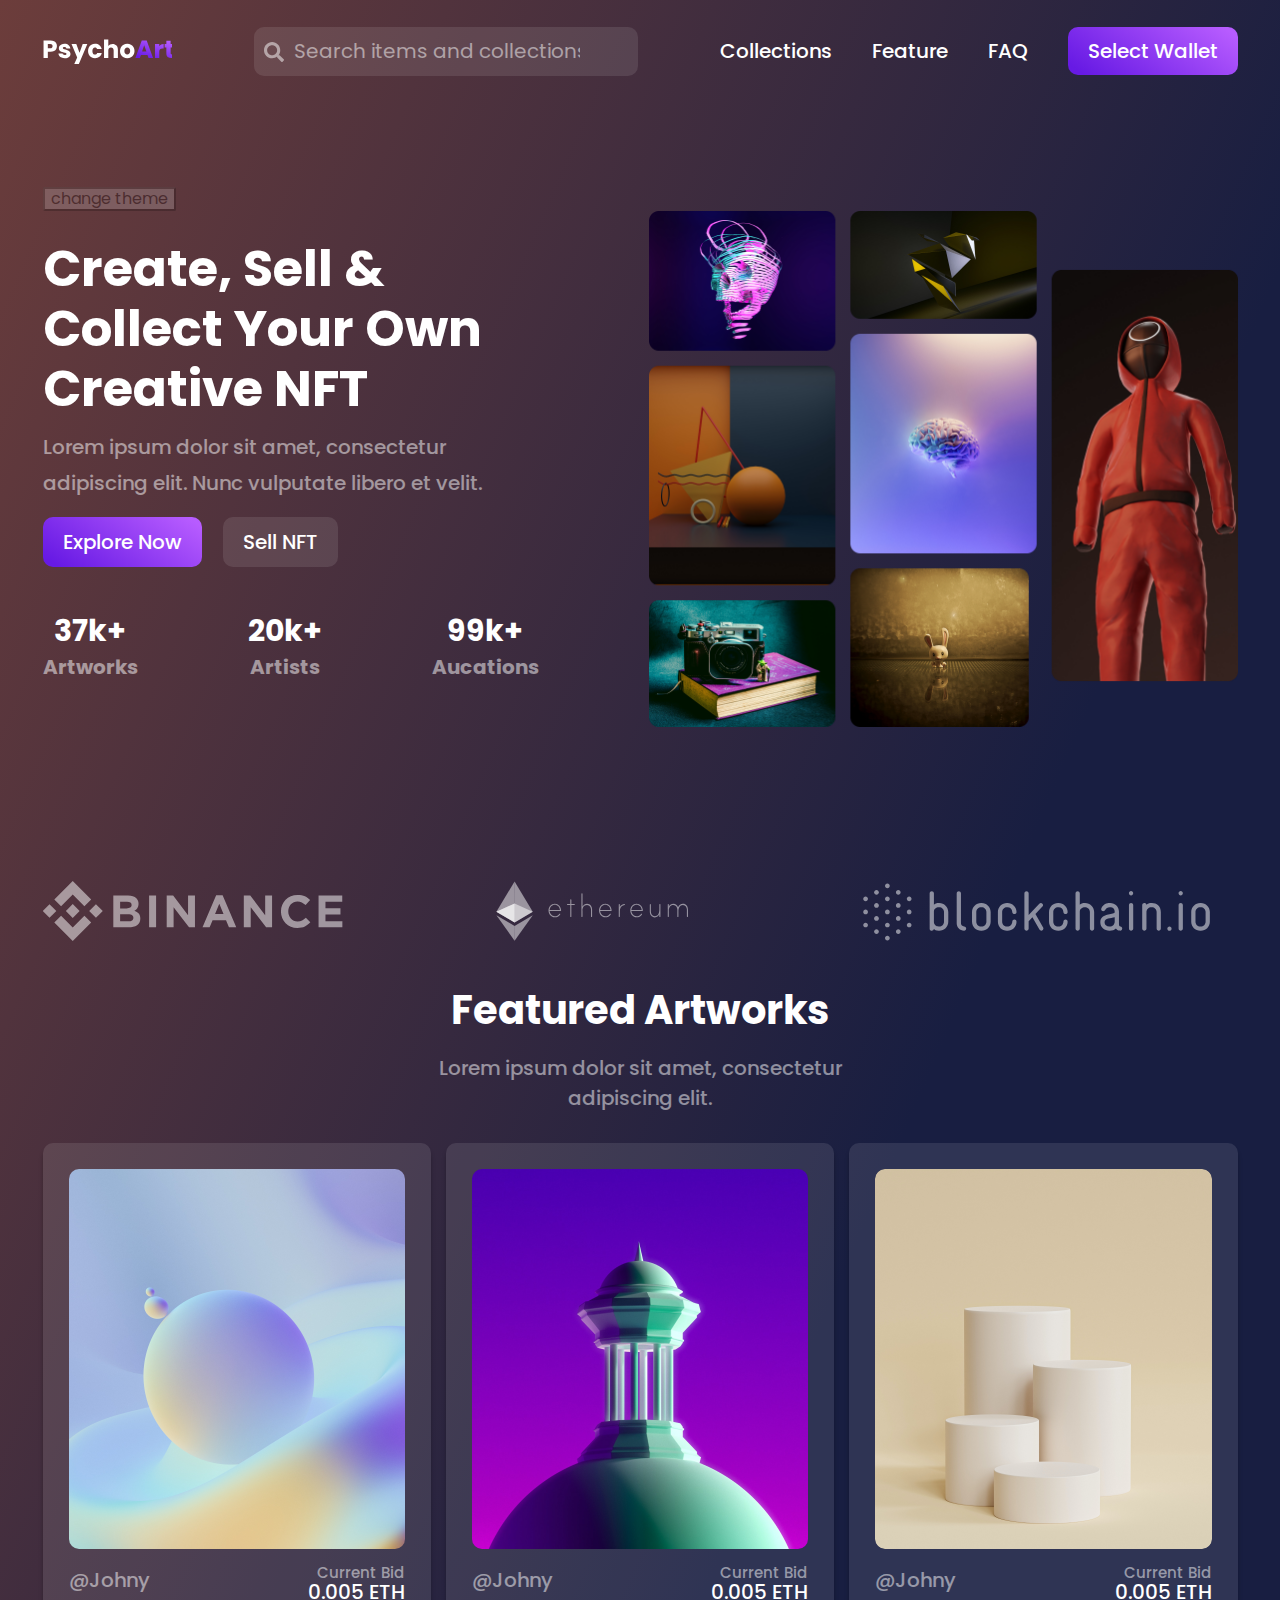
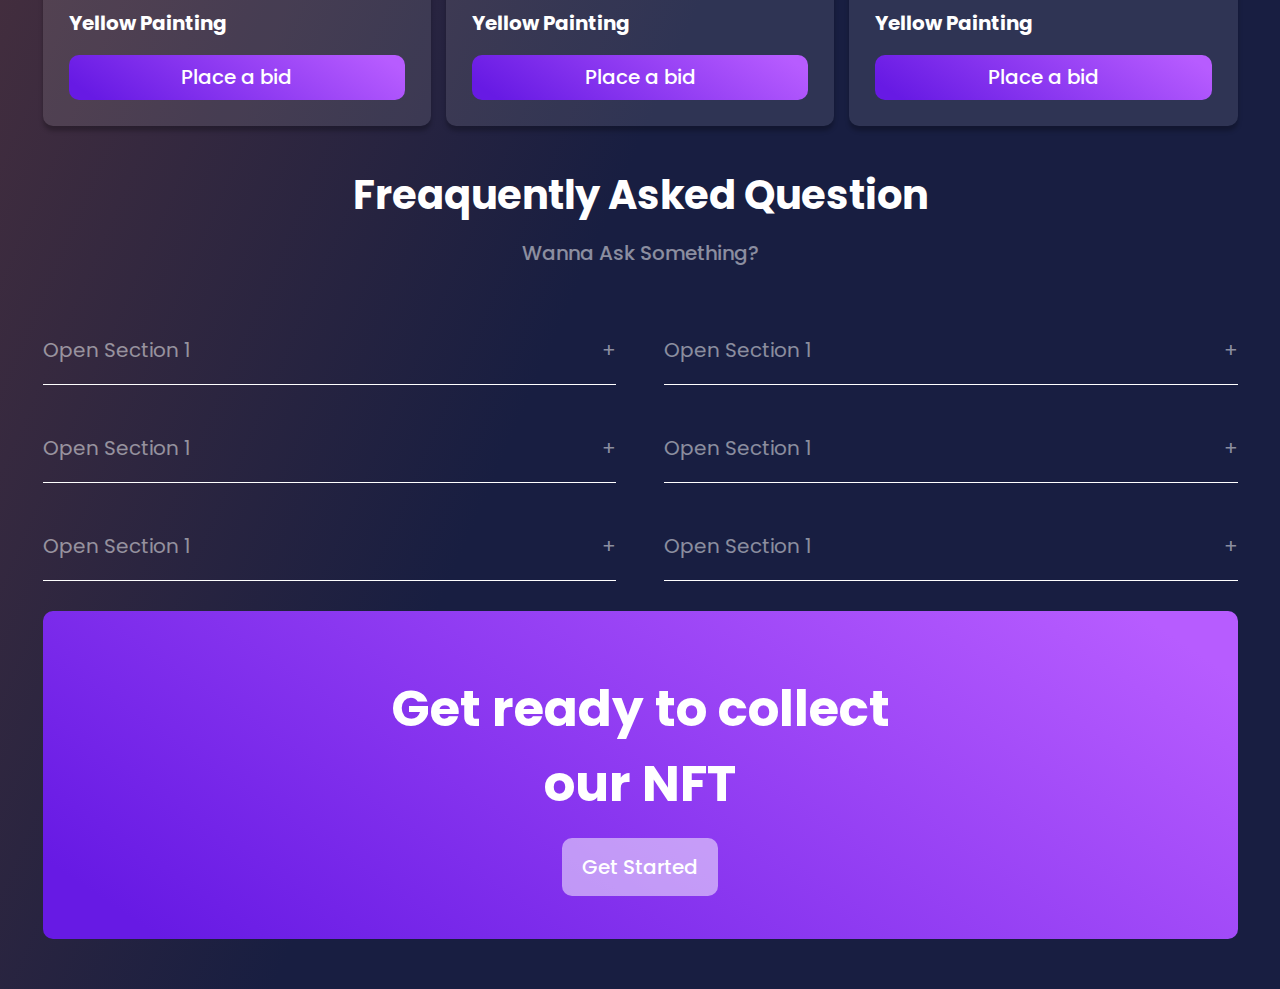
<file: index.html>
<!DOCTYPE html>
<html lang="en">
<head>
    <meta charset="UTF-8">
    <meta http-equiv="X-UA-Compatible" content="IE=edge">
    <meta name="viewport" content="width=device-width, initial-scale=1.0">
    <link rel="stylesheet" href="style/normalize.css">
    <link rel="stylesheet" href="style/main.css">
    <title>Document</title>
</head>
<body>
    
    <div class="popup">

    </div>
    <header class="header">
        <a href="#" class="header__logo"></a>
        <div class="form">
            <button class="form__button"></button>
            <input class="form__input" type="search" placeholder="Search items and collections">
        </div>
        <nav class="header__nav">
            <ul class="header__list">
                <li class="header__item"><a href="#" class="header__link">Collections</a></li>
                <li class="header__item"><a href="#" class="header__link">Feature</a></li>
                <li class="header__item"><a href="#" class="header__link">FAQ</a></li>
                <li class="header__item"><a href="#" class="header__link header__link-gradient">Select Wallet</a></li>
            </ul>
        </nav>
        <div class="header__buttons">
            <input class="form__input-mobile hidden-class" type="search" placeholder="Search items and collections">
            <button class="header__search"></button>
            <button class="header__menu">
                <span></span>
            </button>
        </div>
    </header>
    <div class="container">
        <button class="change-theme">change theme</button>
        <section>
            <div class="main">
                <div class="main__text">
                    <h1 class="main__title">Create, Sell & Collect Your Own Creative NFT</h1>
                    <p class="main__descr">Lorem ipsum dolor sit amet, consectetur adipiscing elit. Nunc vulputate libero et velit.</p>
                    <a class="main__btn main__btn-gradient" href="#">Explore Now</a>
                    <a class="main__btn" href="#">Sell NFT</a>
                    <ul class="main__list">
                        <li class="main__item"><span class="main__span">37k+</span>Artworks</li>
                        <li class="main__item"><span class="main__span">20k+</span>Artists</li>
                        <li class="main__item"><span class="main__span">99k+</span>Aucations</li>
                    </ul>
                </div>
                <div class="main__image">
                    <img class="main__image_img" src="img/Gallery.png" alt="Gallery">
                </div>
            </div>
            <div class="company">
                <img class="company__img" src="img/Binance.svg" alt="Binance">
                <img class="company__img" src="img/Ethereum.svg" alt="Ethereum">
                <img class="company__img" src="img/Blockchain.svg" alt="Blockchain">
            </div>   
        </section>
        <section>
            <h2 class="title">Featured Artworks</h2>
            <p class="descr">Lorem ipsum dolor sit amet, consectetur adipiscing elit.</p>
            <div class="card">
                <div class="card__item">
                    <a href="#">
                        <div class="card__cover">
                            <img class="card__img" src="img/pic.png">
                        </div>
                        <div class="card__info">
                            <div>
                                <p class="card__nickname">@Johny</p>
                                <p class="card__author">Yellow Painting</p>
                            </div>
                            <p class="card__bid">Current Bid <span class="card__price">0.005 ETH</span></p>
                        </div>
                        <a href="#" class="card__link">Place a bid</a>
                    </a>
                </div>
                <div class="card__item">
                    <a href="#">
                        <div class="card__cover">
                            <img class="card__img" src="img/pic1.png">
                        </div>
                        <div class="card__info">
                            <div>
                                <p class="card__nickname">@Johny</p>
                                <p class="card__author">Yellow Painting</p>
                            </div>
                            <p class="card__bid">Current Bid <span class="card__price">0.005 ETH</span></p>
                        </div>
                        <a href="#" class="card__link">Place a bid</a>
                    </a>
                </div>
                <div class="card__item">
                    <a href="#">
                        <div class="card__cover">
                            <img class="card__img" src="img/pic2.png">
                        </div>
                        <div class="card__info">
                            <div>
                                <p class="card__nickname">@Johny</p>
                                <p class="card__author">Yellow Painting</p>
                            </div>
                            <p class="card__bid">Current Bid <span class="card__price">0.005 ETH</span></p>
                        </div>
                        <a href="#" class="card__link">Place a bid</a>
                    </a>
                </div>
            </div>
        </section>
        <section>
            <h2 class="title">Freaquently Asked Question</h2>
            <p class="descr">Wanna Ask Something?</p>
            <div class="faq" id="faq">
                <div class="faq__item">
                    <button class="collapsible">Open Section 1</button>
                    <div class="content">
                      <p>Lorem ipsum dolor sit amet, consectetur adipisicing elit, sed do eiusmod tempor incididunt ut labore et dolore magna aliqua. Ut enim ad minim veniam, quis nostrud exercitation ullamco laboris nisi ut aliquip ex ea commodo consequat.</p>
                    </div>
                    <button class="collapsible">Open Section 1</button>
                    <div class="content">
                      <p>Lorem ipsum dolor sit amet, consectetur adipisicing elit, sed do eiusmod tempor incididunt ut labore et dolore magna aliqua. Ut enim ad minim veniam, quis nostrud exercitation ullamco laboris nisi ut aliquip ex ea commodo consequat.</p>
                    </div>
                    <button class="collapsible">Open Section 1</button>
                    <div class="content">
                      <p>Lorem ipsum dolor sit amet, consectetur adipisicing elit, sed do eiusmod tempor incididunt ut labore et dolore magna aliqua. Ut enim ad minim veniam, quis nostrud exercitation ullamco laboris nisi ut aliquip ex ea commodo consequat.</p>
                    </div>
                </div>
                <div class="faq__item" id="lol">
                    <button class="collapsible">Open Section 1</button>
                    <div class="content">
                      <p>Lorem ipsum dolor sit amet, consectetur adipisicing elit, sed do eiusmod tempor incididunt ut labore et dolore magna aliqua. Ut enim ad minim veniam, quis nostrud exercitation ullamco laboris nisi ut aliquip ex ea commodo consequat.</p>
                    </div>
                    <button class="collapsible">Open Section 1</button>
                    <div class="content">
                      <p>Lorem ipsum dolor sit amet, consectetur adipisicing elit, sed do eiusmod tempor incididunt ut labore et dolore magna aliqua. Ut enim ad minim veniam, quis nostrud exercitation ullamco laboris nisi ut aliquip ex ea commodo consequat.</p>
                    </div>
                    <button class="collapsible">Open Section 1</button>
                    <div class="content">
                      <p>Lorem ipsum dolor sit amet, consectetur adipisicing elit, sed do eiusmod tempor incididunt ut labore et dolore magna aliqua. Ut enim ad minim veniam, quis nostrud exercitation ullamco laboris nisi ut aliquip ex ea commodo consequat.</p>
                    </div>
                </div>
            </div>
        </section>
        <div class="banner">
            <h3 class="banner__title">Get ready to collect our NFT</h3>
            <a href="#" class="banner__link">Get Started</a>
        </div>
    </div>

    <script src="js/main.js"></script>
</body>
</html>
</file>
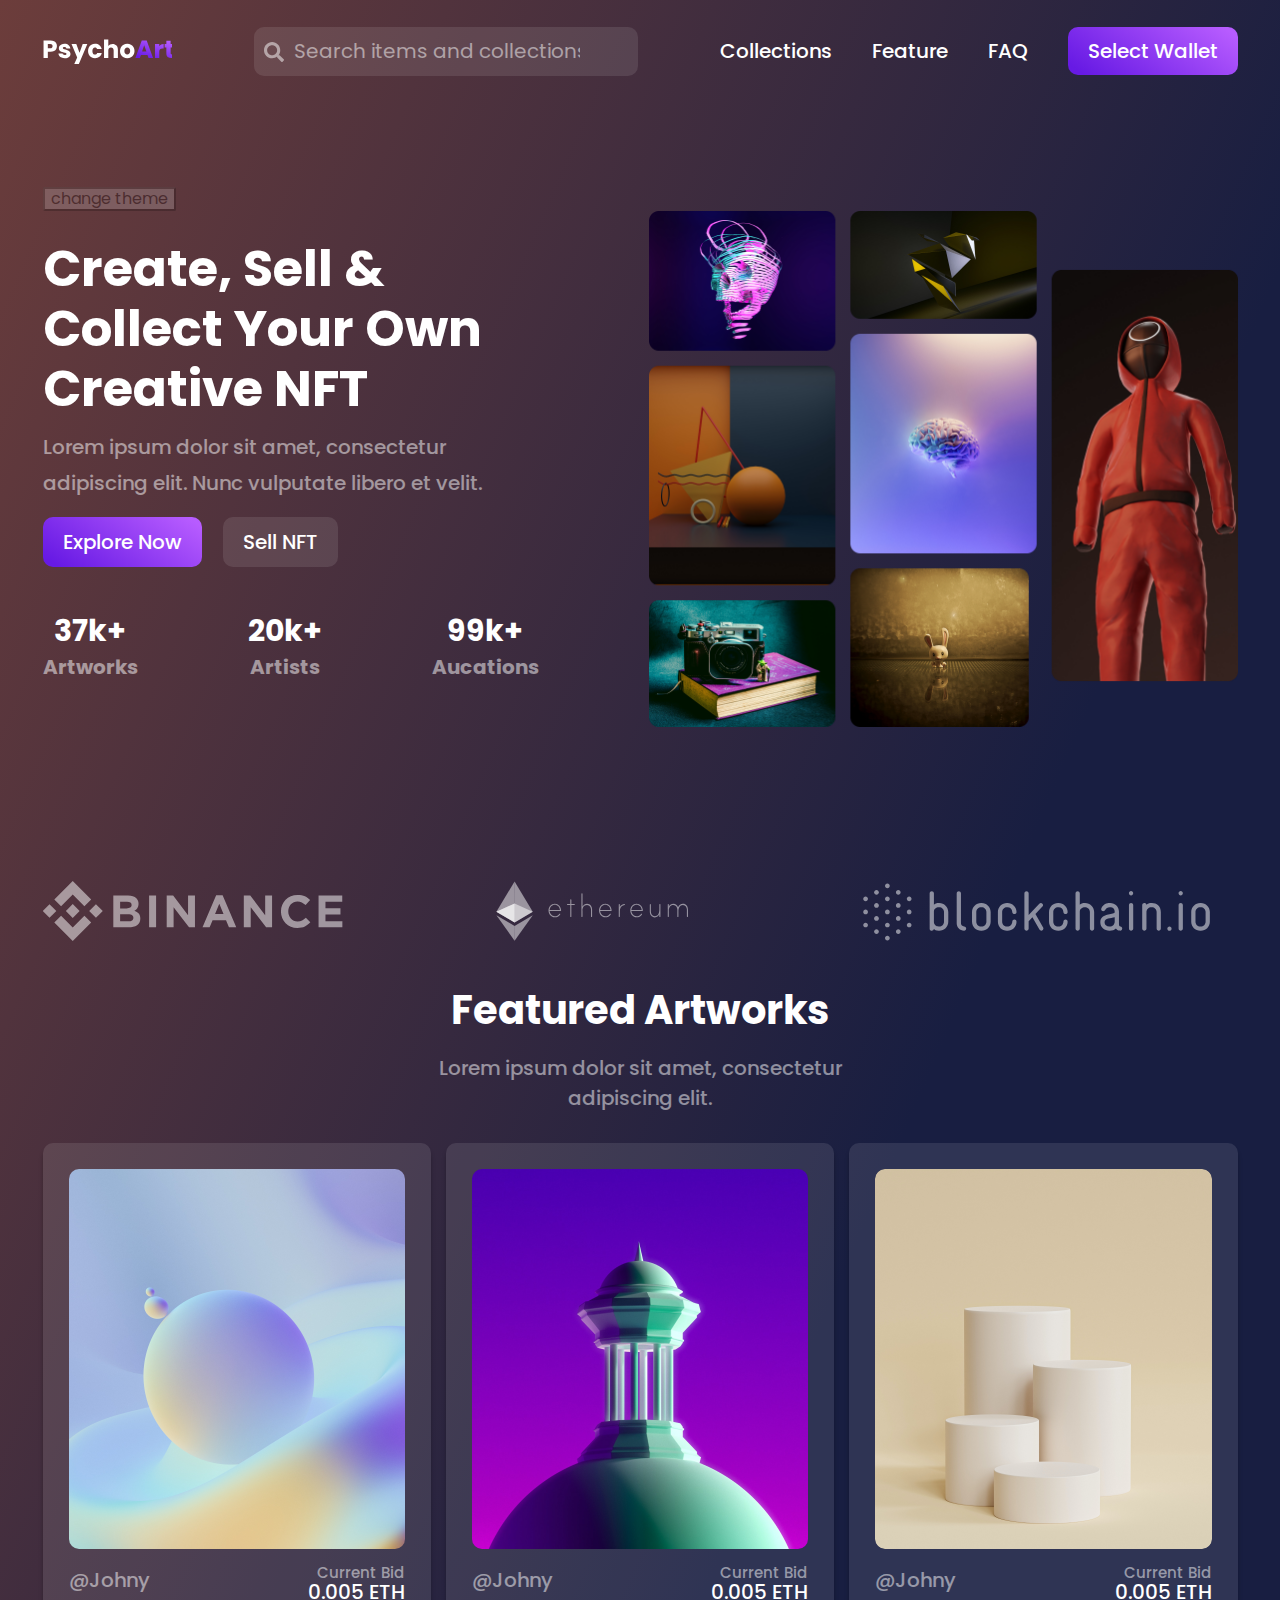
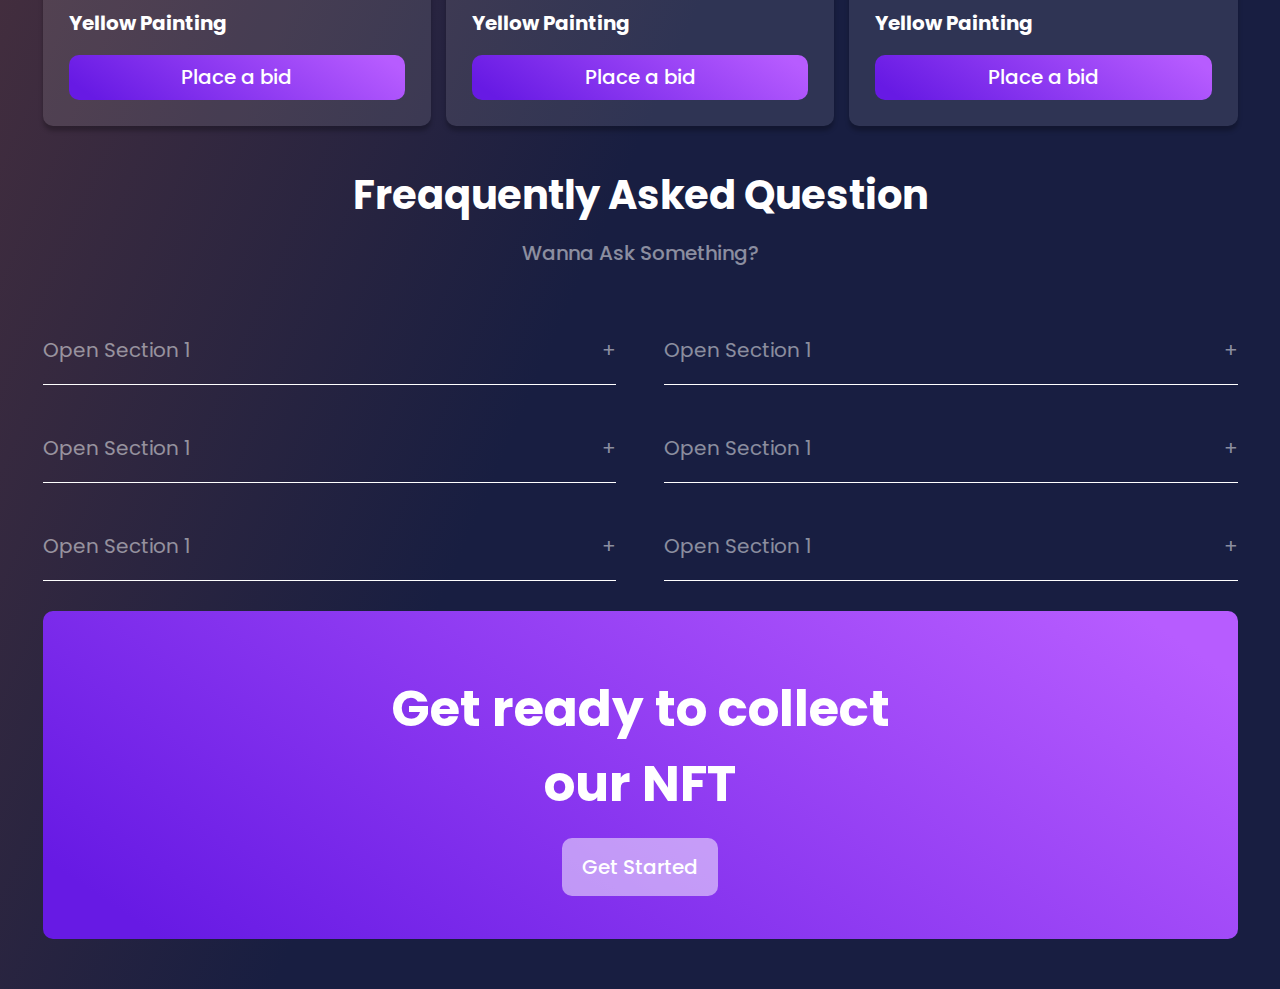
<file: nft-land/index.html>
<!DOCTYPE html>
<html lang="en">
<head>
    <meta charset="UTF-8">
    <meta http-equiv="X-UA-Compatible" content="IE=edge">
    <meta name="viewport" content="width=device-width, initial-scale=1.0">
    <link rel="stylesheet" href="style/normalize.css">
    <link rel="stylesheet" href="style/main.css">
    <title>Document</title>
</head>
<body>
    
    <div class="popup">

    </div>
    <header class="header">
        <a href="#" class="header__logo"></a>
        <div class="form">
            <button class="form__button"></button>
            <input class="form__input" type="search" placeholder="Search items and collections">
        </div>
        <nav class="header__nav">
            <ul class="header__list">
                <li class="header__item"><a href="#" class="header__link">Collections</a></li>
                <li class="header__item"><a href="#" class="header__link">Feature</a></li>
                <li class="header__item"><a href="#" class="header__link">FAQ</a></li>
                <li class="header__item"><a href="#" class="header__link header__link-gradient">Select Wallet</a></li>
            </ul>
        </nav>
        <div class="header__buttons">
            <input class="form__input-mobile hidden-class" type="search" placeholder="Search items and collections">
            <button class="header__search"></button>
            <button class="header__menu"></button>
        </div>
    </header>
    <div class="container">
        <button class="change-theme">change theme</button>
        <section>
            <div class="main">
                <div class="main__text">
                    <h1 class="main__title">Create, Sell & Collect Your Own Creative NFT</h1>
                    <p class="main__descr">Lorem ipsum dolor sit amet, consectetur adipiscing elit. Nunc vulputate libero et velit.</p>
                    <a class="main__btn main__btn-gradient" href="#">Explore Now</a>
                    <a class="main__btn" href="#">Sell NFT</a>
                    <ul class="main__list">
                        <li class="main__item"><span class="main__span">37k+</span>Artworks</li>
                        <li class="main__item"><span class="main__span">20k+</span>Artists</li>
                        <li class="main__item"><span class="main__span">99k+</span>Aucations</li>
                    </ul>
                </div>
                <div class="main__image">
                    <img class="main__image_img" src="img/Gallery.png" alt="Gallery">
                </div>
            </div>
            <div class="company">
                <img class="company__img" src="img/Binance.svg" alt="Binance">
                <img class="company__img" src="img/Ethereum.svg" alt="Ethereum">
                <img class="company__img" src="img/Blockchain.svg" alt="Blockchain">
            </div>   
        </section>
        <section>
            <h2 class="title">Featured Artworks</h2>
            <p class="descr">Lorem ipsum dolor sit amet, consectetur adipiscing elit.</p>
            <div class="card">
                <div class="card__item">
                    <div class="card__cover">
                        <img class="card__img" src="img/pic.png">
                    </div>
                    <div class="card__info">
                        <div>
                            <p class="card__nickname">@Johny</p>
                            <p class="card__author">Yellow Painting</p>
                        </div>
                        <p class="card__bid">Current Bid <span class="card__price">0.005 ETH</span></p>
                    </div>
                    <a href="#" class="card__link">Place a bid</a>
                </div>
                <div class="card__item">
                    <div class="card__cover">
                        <img class="card__img" src="img/pic1.png">
                    </div>
                    <div class="card__info">
                        <div>
                            <p class="card__nickname">@Johny</p>
                            <p class="card__author">Yellow Painting</p>
                        </div>
                        <p class="card__bid">Current Bid <span class="card__price">0.005 ETH</span></p>
                    </div>
                    <a href="#" class="card__link">Place a bid</a>
                </div>
                <div class="card__item">
                    <div class="card__cover">
                        <img class="card__img" src="img/pic2.png">
                    </div>
                    <div class="card__info">
                        <div>
                            <p class="card__nickname">@Johny</p>
                            <p class="card__author">Yellow Painting</p>
                        </div>
                        <p class="card__bid">Current Bid <span class="card__price">0.005 ETH</span></p>
                    </div>
                    <a href="#" class="card__link">Place a bid</a>
                </div>
            </div>
        </section>
        <section>
            <h2 class="title">Freaquently Asked Question</h2>
            <p class="descr">Wanna Ask Something?</p>
            <div class="faq">
                <div class="faq__item">
                    <button class="collapsible">Open Section 1</button>
                    <div class="content">
                      <p>Lorem ipsum dolor sit amet, consectetur adipisicing elit, sed do eiusmod tempor incididunt ut labore et dolore magna aliqua. Ut enim ad minim veniam, quis nostrud exercitation ullamco laboris nisi ut aliquip ex ea commodo consequat.</p>
                    </div>
                    <button class="collapsible">Open Section 1</button>
                    <div class="content">
                      <p>Lorem ipsum dolor sit amet, consectetur adipisicing elit, sed do eiusmod tempor incididunt ut labore et dolore magna aliqua. Ut enim ad minim veniam, quis nostrud exercitation ullamco laboris nisi ut aliquip ex ea commodo consequat.</p>
                    </div>
                    <button class="collapsible">Open Section 1</button>
                    <div class="content">
                      <p>Lorem ipsum dolor sit amet, consectetur adipisicing elit, sed do eiusmod tempor incididunt ut labore et dolore magna aliqua. Ut enim ad minim veniam, quis nostrud exercitation ullamco laboris nisi ut aliquip ex ea commodo consequat.</p>
                    </div>
                </div>
                <div class="faq__item" id="lol">
                    <button class="collapsible">Open Section 1</button>
                    <div class="content">
                      <p>Lorem ipsum dolor sit amet, consectetur adipisicing elit, sed do eiusmod tempor incididunt ut labore et dolore magna aliqua. Ut enim ad minim veniam, quis nostrud exercitation ullamco laboris nisi ut aliquip ex ea commodo consequat.</p>
                    </div>
                    <button class="collapsible">Open Section 1</button>
                    <div class="content">
                      <p>Lorem ipsum dolor sit amet, consectetur adipisicing elit, sed do eiusmod tempor incididunt ut labore et dolore magna aliqua. Ut enim ad minim veniam, quis nostrud exercitation ullamco laboris nisi ut aliquip ex ea commodo consequat.</p>
                    </div>
                    <button class="collapsible">Open Section 1</button>
                    <div class="content">
                      <p>Lorem ipsum dolor sit amet, consectetur adipisicing elit, sed do eiusmod tempor incididunt ut labore et dolore magna aliqua. Ut enim ad minim veniam, quis nostrud exercitation ullamco laboris nisi ut aliquip ex ea commodo consequat.</p>
                    </div>
                </div>
            </div>
        </section>
        <div class="banner">
            <h3 class="banner__title">Get ready to collect our NFT</h3>
            <a href="#" class="banner__link">Get Started</a>
        </div>
    </div>

    <script src="js/main.js"></script>
</body>
</html>
</file>
<file: style/main.css>
@import url('https://fonts.googleapis.com/css2?family=Poppins:wght@500;700&display=swap');

:root {
    --basic-font-color: #FFFFFF;
    --max-width-block: 1195px;
    --link-gradient: linear-gradient(214.02deg, #B75CFF 6.04%, #671AE4 92.95%);
    --back-color: linear-gradient(113.49deg, #984D38 -30.3%, #181E41 58.12%) no-repeat;
}

li {
    list-style-type: none;
}

a {
    text-decoration: none;
}
img {
    max-width: 100%;
}
body {
    font-family: 'Poppins', sans-serif;
    background: var(--back-color);
    font-weight: 500;
}
.back-color {
    background: gray;
}

.header {
    max-width: var(--max-width-block);
    margin: 0 auto;
    display: flex;
    justify-content: space-between;
    align-items: center;
    padding: 20px 15px 104px 15px;

}

.form {
    position: relative;
}

.form__button {
    display: block;
    background-image: url(../img/search.svg);
    background-repeat: no-repeat;
    background-position: center;
    background-size: cover;
    width: 20px;
    height: 20px;
    background-color: transparent;
    border: none;
    position: absolute;
    top: calc(50% - 10px);
    left: 10px;
}

.form__input {
    width: 384px;
    background: rgba(255, 255, 255, 0.1);
    border-radius: 10px;
    border: none;
    padding: 13px 40px;
    font-size: 20px;
    color: var(--basic-font-color);
    cursor: pointer;
}

.form__input::placeholder {
    color: rgba(255, 255, 255, 0.5);
}

.form__input:focus {
    outline: none;
    color: var(--basic-font-color);
}

.header__logo {
    display: block;
    width: 129px;
    height: 25px;
    background-image: url(../img/logo.svg);
    background-repeat: no-repeat;
}

.header__list {
    display: flex;
    gap: 40px;
    font-size: 20px;
    padding-left: 0;
}

.header__link {
    color: var(--basic-font-color);
}

.header__link-gradient {
    background: var(--link-gradient);
    border-radius: 10px;
    padding: 10px 20px;
}

.change-theme {
    border-radius: 2px;
    opacity: 20%;
    cursor: pointer;
}


.container {
    max-width: var(--max-width-block);
    margin: 0 auto;
    padding-left: 15px;
    padding-right: 15px;
}

.main {
    display: flex;
    justify-content: space-between;
    align-items: center;
}

.main__text {
    flex-basis: 490px;
}

.main__title {
    font-size: 50px;
    font-weight: 700;
    line-height: 1.2;
    margin-top: 0;
    margin-bottom: 10px;
    color: var(--basic-font-color);
}
.main__descr {
    font-size: 20px;
    line-height: 1.8;
    color: rgba(255, 255, 255, 0.5);
    margin-top: 0;
    margin-bottom: 30px;
}
.main__btn {
    font-size: 20px;
    color: var(--basic-font-color);
    border-radius: 10px;
    background: rgba(255, 255, 255, 0.1);
    padding: 11px 20px;
}
.main__btn-gradient {
    background: var(--link-gradient);
    margin-right: 17px;
}
.main__list {
    display: flex;
    padding-left: 0;
    text-align: center;
    gap: 110px;
    margin-bottom: 24px;
    margin-top: 60px;
}

.main__item {
    color: rgba(255, 255, 255, 0.5);
    font-size: 20px;
    font-weight: 700;
}

.main__span {
    display: block;
    color: var(--basic-font-color);
    font-size: 30px;
    font-weight: 700;
    margin-bottom: 8px;
}

.main__image {
    flex-basis: calc(100% - 490px - 116px);
}

.main__image_img {
    width: 100%;
}



.company {
    display: flex;
    justify-content: space-between;
    margin-top: 150px;
}

.title {
    font-size: 40px;
    font-weight: 700;
    text-align: center;
    color: var(--basic-font-color);
    line-height: 1.8;
    margin-bottom: 7px;
}

.descr {
    max-width: 420px;
    font-size: 20px;
    color: rgba(255, 255, 255, 0.5);
    text-align: center;
    margin: 0 auto;
    line-height: 1.5;
    margin-bottom: 4px;
}

.card {
    display: flex;
    justify-content: space-between;
    margin-top: 30px;
}

.card__item {
    background: rgba(255, 255, 255, 0.1);
    box-shadow: 0px 5px 4px rgba(0, 0, 0, 0.25);
    border-radius: 10px;
    padding: 26px;
    flex-basis: 32.5%;
    box-sizing: border-box;
    transition: 1.5s;
}

.card__item:hover {
    background: rgba(255, 255, 255, 0.5);
}

.card__cover {
    position: relative;
    overflow: hidden;
    width: 100%;
    height: 380px;
    border-radius: 10px;
}

.card__img {
    width: 100%;
    height: 380px;
    position: absolute;
    object-fit: cover;
}

.card__info {
    display: flex;
    justify-content: space-between;
}

.card__nickname {
    font-size: 20px;
    color: rgba(255, 255, 255, 0.5);
}

.card__author {
    font-size: 20px;
    font-weight: 700;
    color: var(--basic-font-color);
}

.card__bid {
    text-align: right;
    font-size: 15px;
    color: rgba(255, 255, 255, 0.5);
}
.card__price {
    display: block;
    font-size: 20px;
    color: var(--basic-font-color);
}

.card__link {
    display: block;
    text-align: center;
    font-size: 20px;
    color: var(--basic-font-color);
    border-radius: 10px;
    background: var(--link-gradient);
    padding: 11px 20px;
}

.card__link:hover {
    background: rgba(255, 255, 255, 0.5);
    border: 1px solid #B75CFF;
}

.faq {
    display: flex;
    justify-content: space-between;
}

.faq__item {
    flex-basis: 48%;
    margin-top: 45px;
    color: var(--basic-font-color);
}

.collapsible {
    background-color: transparent;
    color: rgba(255, 255, 255, 0.5);
    cursor: pointer;
    padding: 22px 0;
    width: 100%;
    border: none;
    border-bottom: 1px solid var(--basic-font-color);
    text-align: left;
    outline: none;
    font-size: 20px;
    margin-bottom: 30px;
  }
  
  .active, .collapsible:hover {
    background-color: transparent;
    color: rgba(255, 255, 255, 1);
  }
  
  .collapsible:after {
    content: '\002B';
    color: rgba(255, 255, 255, 0.5);
    float: right;
    margin-left: 5px;
  }
  
  .active:after {
    content: "\2212";
    color: rgba(255, 255, 255, 1);
  }
  
  .content {
    max-height: 0;
    overflow: hidden;
    transition: max-height 0.2s ease-out;
    line-height: 1.5;
  }


  .banner {
    background: linear-gradient(214.02deg, #B75CFF 6.04%, #671AE4 92.95%);
    border-radius: 10px;
    padding: 60px 15px;
    text-align: center;
    margin-bottom: 50px;
  }

  .banner__title {
    font-size: 50px;
    font-weight: 700;
    line-height: 1.5;
    max-width: 500px;
    color: var(--basic-font-color);
    margin: 0 auto 35px;
  }

  .banner__link {
    background: rgba(255, 255, 255, 0.5);
    border-radius: 10px;
    font-size: 20px;
    padding: 15px 20px;
    color: var(--basic-font-color);
  }

  .header__buttons{
    display: none;
  }
  
  .hidden-class {
    display: none;
  }

  
  .popup {
    display: none;
  }

  body.noscroll {
    overflow: hidden;
  }

 
  @media(max-width: 1130px) {

    .header, .container {
        max-width: 900px;
    }
    .header__list {
        gap: 20px;
        font-size: 16px;
    }
    .form__input {
        width: 260px;
        padding: 13px 13px 13px 40px;
        font-size: 14px;
    }
    .main__text {
        flex-basis: 450px;
    }
    
    .main__title {
        font-size: 40px;
    }
    .main__descr, .main__btn, .main__item {
        font-size: 18px;
        
    }
    .main__span {
        font-size: 26px;
    }
    .main__list {
        gap: 40px;
    }
    .main__image {
        flex-basis: calc(100% - 450px - 30px);
    }
    .title {
        font-size: 36px;
    }
    .card__cover, .card__img {
        height: 300px; 
    }
    .card__price, .card__nickname, .card__author {
        font-size: 16px;
    }
  }

  @media (max-width: 880px) {

    .popup {
        position: fixed;
        top: 75px;
        left: -100%;
        width: 100%;
        height: 100%;
        background: var(--back-color);
        z-index: 100;
        display: flex;
        transition: 0.3s;
    }

    .popup.open {
        left: 0;
    }

    .popup .header__list {
        width: 100%;
        height: 100%;
        display: flex;
        flex-direction: column;
        align-items: center;
        justify-content: start;
        padding: 50px 0;
    }

    .popup .header__list > li {
        width: 100%;
    }

    .popup .header__list > li > a {
        width: 100%;
        display: flex;
        justify-content: center;
        padding: 20px 0;
        font-size: 20px;
    }

    .popup .header__list > li > a:hover {
        color: var(--link-gradient);
    }

    .header, .container {
        max-width: 750px;
    }
    .header__buttons {
        display: flex;
    }
    .form, .header__nav {
        display: none;
    }
    .header__search, .header__menu {
        display: block;
        border: none;
        background-repeat: no-repeat;
        background: transparent;
        height: 20px;
        color: var(--basic-font-color);
    }
    .header__menu {
        background-image: url(../img/Vector.svg);
        background-repeat: no-repeat;
        background-size: cover;
        background-position: center;
        width: 27px;
        margin-left: 22px;
        cursor: pointer;
    }
    .header__search {
        width: 20px;
        background-image: url(../img/search\ \(1\).svg);
        background-repeat: no-repeat;
        background-size: cover;
        background-position: center;
        cursor: pointer;
    }
    .form__input-mobile {
        background: rgba(255, 255, 255, 0.1);
        border-radius: 10px;
        border: none;
        color: var(--basic-font-color);
    }
    .form__input-mobile:focus {
        outline: none;
    }
    
    .main {
        position: relative;
    }
    .main__image {
        flex-basis: inherit;
        position: absolute;
        max-width: 33vw;
        right: 0;
        bottom: 0;
    }
    .card {
        flex-wrap: wrap;
        justify-content: center;
    }
    .card__item {
        flex-basis: inherit;
        margin: 0.5em;
    }
    .company__img {
        width: 400px;
    }
    
  }

  @media (max-width: 880px) {
    .header, .container {
        max-width: 400px;
    }
    .main__image {
        display: none;
    }
    .faq, .card, .company {
        flex-direction: column;
    }
    .company__img {
        margin: 1em;
    }
  }
</file>
<file: nft-land/style/main.css>
@import url('https://fonts.googleapis.com/css2?family=Poppins:wght@500;700&display=swap');

:root {
    --basic-font-color: #FFFFFF;
    --max-width-block: 1195px;
    --link-gradient: linear-gradient(214.02deg, #B75CFF 6.04%, #671AE4 92.95%);
    --back-color: linear-gradient(113.49deg, #984D38 -30.3%, #181E41 58.12%) no-repeat;
}

li {
    list-style-type: none;
}

a {
    text-decoration: none;
}

body {
    font-family: 'Poppins', sans-serif;
    background: var(--back-color);
    font-weight: 500;
}

.header {
    max-width: var(--max-width-block);
    margin: 0 auto;
    display: flex;
    justify-content: space-between;
    align-items: center;
    padding: 20px 15px 104px 15px;

}

.form {
    position: relative;
}

.form__button {
    display: block;
    background-image: url(../img/search.svg);
    background-repeat: no-repeat;
    width: 20px;
    height: 20px;
    background-color: transparent;
    border: none;
    position: absolute;
    top: calc(50% - 10px);
    left: 10px;
}

.form__input {
    width: 384px;
    background: rgba(255, 255, 255, 0.1);
    border-radius: 10px;
    border: none;
    padding: 13px 40px;
    font-size: 20px;
    color: var(--basic-font-color);
}

.form__input::placeholder {
    color: rgba(255, 255, 255, 0.5);
}

.form__input:focus {
    outline: none;
    color: var(--basic-font-color);
}

.header__logo {
    display: block;
    width: 129px;
    height: 25px;
    background-image: url(../img/logo.svg);
    background-repeat: no-repeat;
}

.header__list {
    display: flex;
    gap: 40px;
    font-size: 20px;
    padding-left: 0;
}

.header__link {
    color: var(--basic-font-color);
}

.header__link-gradient {
    background: var(--link-gradient);
    border-radius: 10px;
    padding: 10px 20px;
}

.change-theme {
    border-radius: 2px;
    opacity: 20%;
}


.container {
    max-width: var(--max-width-block);
    margin: 0 auto;
    padding-left: 15px;
    padding-right: 15px;
}

.main {
    display: flex;
    justify-content: space-between;
    align-items: center;
}

.main__text {
    flex-basis: 490px;
}

.main__title {
    font-size: 50px;
    font-weight: 700;
    line-height: 1.2;
    margin-top: 0;
    margin-bottom: 10px;
    color: var(--basic-font-color);
}
.main__descr {
    font-size: 20px;
    line-height: 1.8;
    color: rgba(255, 255, 255, 0.5);
    margin-top: 0;
    margin-bottom: 30px;
}
.main__btn {
    font-size: 20px;
    color: var(--basic-font-color);
    border-radius: 10px;
    background: rgba(255, 255, 255, 0.1);
    padding: 11px 20px;
}
.main__btn-gradient {
    background: var(--link-gradient);
    margin-right: 17px;
}
.main__list {
    display: flex;
    padding-left: 0;
    text-align: center;
    gap: 110px;
    margin-bottom: 24px;
    margin-top: 60px;
}

.main__item {
    color: rgba(255, 255, 255, 0.5);
    font-size: 20px;
    font-weight: 700;
}

.main__span {
    display: block;
    color: var(--basic-font-color);
    font-size: 30px;
    font-weight: 700;
    margin-bottom: 8px;
}

.main__image {
    flex-basis: calc(100% - 490px - 116px);
}

.main__image_img {
    width: 100%;
}



.company {
    display: flex;
    justify-content: space-between;
    margin-top: 150px;
}

.title {
    font-size: 40px;
    font-weight: 700;
    text-align: center;
    color: var(--basic-font-color);
    line-height: 1.8;
    margin-bottom: 7px;
}

.descr {
    max-width: 420px;
    font-size: 20px;
    color: rgba(255, 255, 255, 0.5);
    text-align: center;
    margin: 0 auto;
    line-height: 1.5;
    margin-bottom: 4px;
}

.card {
    display: flex;
    justify-content: space-between;
    margin-top: 30px;
}

.card__item {
    background: rgba(255, 255, 255, 0.1);
    box-shadow: 0px 5px 4px rgba(0, 0, 0, 0.25);
    border-radius: 10px;
    padding: 26px;
    flex-basis: 32.5%;
    box-sizing: border-box;
    transition: 1.5s;
}

.card__item:hover {
    background: rgba(255, 255, 255, 0.5);
}

.card__cover {
    position: relative;
    overflow: hidden;
    width: 100%;
    height: 380px;
    border-radius: 10px;
}

.card__img {
    width: 100%;
    height: 380px;
    position: absolute;
    object-fit: cover;
}

.card__info {
    display: flex;
    justify-content: space-between;
}

.card__nickname {
    font-size: 20px;
    color: rgba(255, 255, 255, 0.5);
}

.card__author {
    font-size: 20px;
    font-weight: 700;
    color: var(--basic-font-color);
}

.card__bid {
    text-align: right;
    font-size: 15px;
    color: rgba(255, 255, 255, 0.5);
}
.card__price {
    display: block;
    font-size: 20px;
    color: var(--basic-font-color);
}

.card__link {
    display: block;
    text-align: center;
    font-size: 20px;
    color: var(--basic-font-color);
    border-radius: 10px;
    background: var(--link-gradient);
    padding: 11px 20px;
}

.card__link:hover {
    background: rgba(255, 255, 255, 0.5);
    border: 1px solid #B75CFF;
}

.faq {
    display: flex;
    justify-content: space-between;
}

.faq__item {
    flex-basis: 48%;
    margin-top: 45px;
}

.collapsible {
    background-color: transparent;
    color: rgba(255, 255, 255, 0.5);
    cursor: pointer;
    padding: 22px 0;
    width: 100%;
    border: none;
    border-bottom: 1px solid #FFFFFF;
    text-align: left;
    outline: none;
    font-size: 20px;
    margin-bottom: 30px;
  }
  
  .active, .collapsible:hover {
    background-color: transparent;
    color: rgba(255, 255, 255, 1);
  }
  
  .collapsible:after {
    content: '\002B';
    color: rgba(255, 255, 255, 0.5);
    float: right;
    margin-left: 5px;
  }
  
  .active:after {
    content: "\2212";
    color: rgba(255, 255, 255, 1);
  }
  
  .content {
    max-height: 0;
    overflow: hidden;
    transition: max-height 0.2s ease-out;
    line-height: 1.5;
  }


  .banner {
    background: linear-gradient(214.02deg, #B75CFF 6.04%, #671AE4 92.95%);
    border-radius: 10px;
    padding: 60px 15px;
    text-align: center;
    margin-bottom: 50px;
  }

  .banner__title {
    font-size: 50px;
    font-weight: 700;
    line-height: 1.5;
    max-width: 500px;
    color: var(--basic-font-color);
    margin: 0 auto 35px;
  }

  .banner__link {
    background: rgba(255, 255, 255, 0.5);
    border-radius: 10px;
    font-size: 20px;
    padding: 15px 20px;
    color: var(--basic-font-color);
  }

  .header__buttons{
    display: none;
  }
  
  .hidden-class {
    display: none;
  }

  
  .popup {
    display: none;
  }

  body.noscroll {
    overflow: hidden;
  }

 
  @media(max-width: 1130px) {

    .header, .container {
        max-width: 900px;
    }
    .header__list {
        gap: 20px;
        font-size: 16px;
    }
    .form__input {
        width: 260px;
        padding: 13px 13px 13px 40px;
        font-size: 14px;
    }
    .main__text {
        flex-basis: 450px;
    }
    
    .main__title {
        font-size: 40px;
    }
    .main__descr, .main__btn, .main__item {
        font-size: 18px;
        
    }
    .main__span {
        font-size: 26px;
    }
    .main__list {
        gap: 40px;
    }
    .main__image {
        flex-basis: calc(100% - 450px - 30px);
    }
    .company__img {
        height: 30vw;
    }
    .title {
        font-size: 36px;
    }
    .card__cover, .card__img {
        height: 300px; 
    }
    .card__price, .card__nickname, .card__author {
        font-size: 16px;
    }
  }

  @media (max-width: 880px) {

    .popup {
        position: fixed;
        top: 75px;
        left: -100%;
        width: 100%;
        height: 100%;
        background: var(--back-color);
        z-index: 100;
        display: flex;
        transition: 0.3s;
    }

    .popup.open {
        left: 0;
    }

    .popup .header__list {
        width: 100%;
        height: 100%;
        display: flex;
        flex-direction: column;
        align-items: center;
        justify-content: start;
        padding: 50px 0;
    }

    .popup .header__list > li {
        width: 100%;
    }

    .popup .header__list > li > a {
        width: 100%;
        display: flex;
        justify-content: center;
        padding: 20px 0;
        font-size: 20px;
    }

    .popup .header__list > li > a:hover {
        color: var(--link-gradient);
    }

    .header, .container {
        max-width: 750px;
    }
    .header__buttons {
        display: flex;
    }
    .form, .header__nav {
        display: none;
    }
    .header__search, .header__menu {
        display: block;
        border: none;
        background-repeat: no-repeat;
        background: transparent;
        height: 20px;
        color: var(--basic-font-color);
    }
    .header__menu {
        background-image: url(../img/Vector.svg);
        width: 27px;
        margin-left: 22px;
    }
    .header__search {
        width: 20px;
        background-image: url(../img/search\ \(1\).svg);
    }
    .form__input-mobile {
        background: rgba(255, 255, 255, 0.1);
        border-radius: 10px;
        border: none;
        color: var(--basic-font-color);
    }
    .form__input-mobile:focus {
        outline: none;
    }
    
    .main {
        position: relative;
    }
    .main__image {
        flex-basis: inherit;
        position: absolute;
        max-width: 33vw;
        right: 0;
        bottom: 0;
    }
    .card {
        flex-wrap: wrap;
        justify-content: center;
    }
    .card__item {
        flex-basis: inherit;
        margin: 0.5em;
    }
    .company__img {
        height: 5.5vw;
    }
    .card__cover, .card__img {
        height: 30vw;
    }
  }

  @media (max-width: 880px) {
    .header, .container {
        max-width: 400px;
    }
    .main__image {
        display: none;
    }
    .faq, .card, .company {
        flex-direction: column;
    }
    .company__img {
        margin: 1em;
    }
  }
</file>
